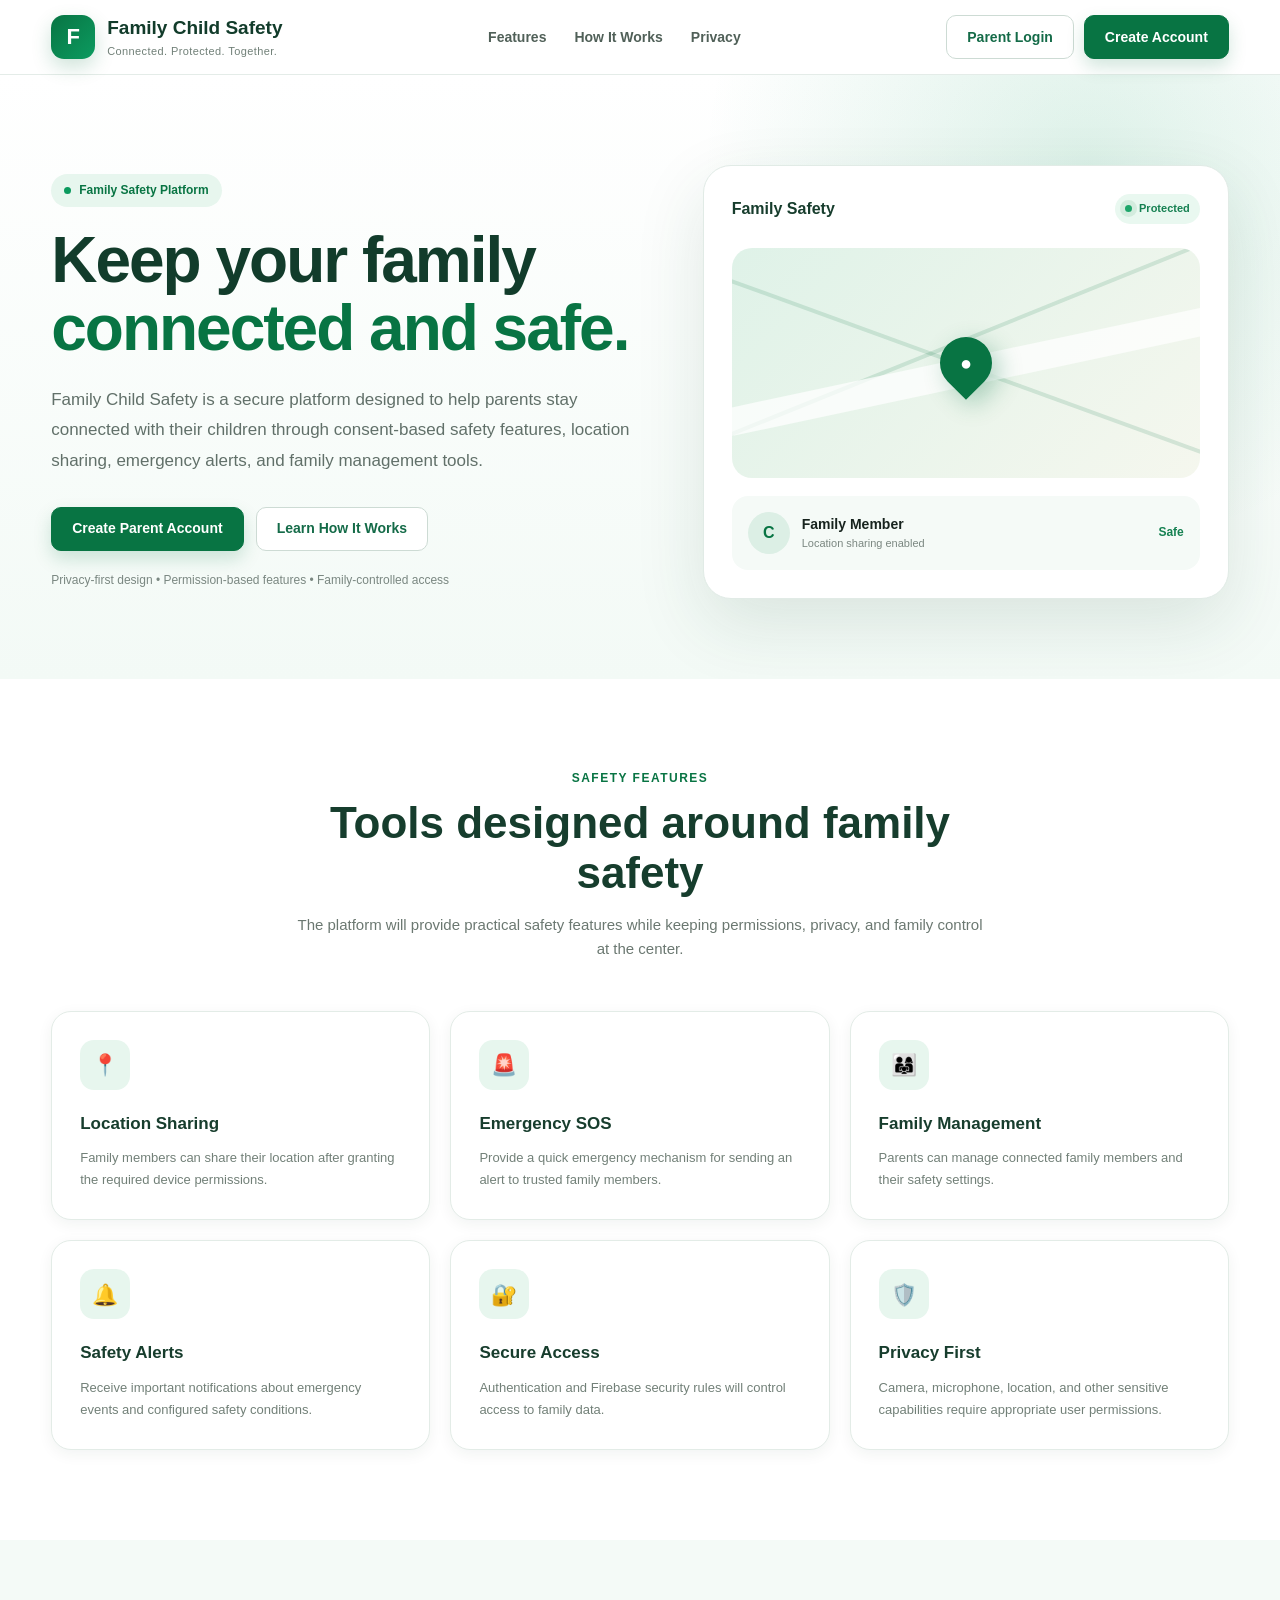
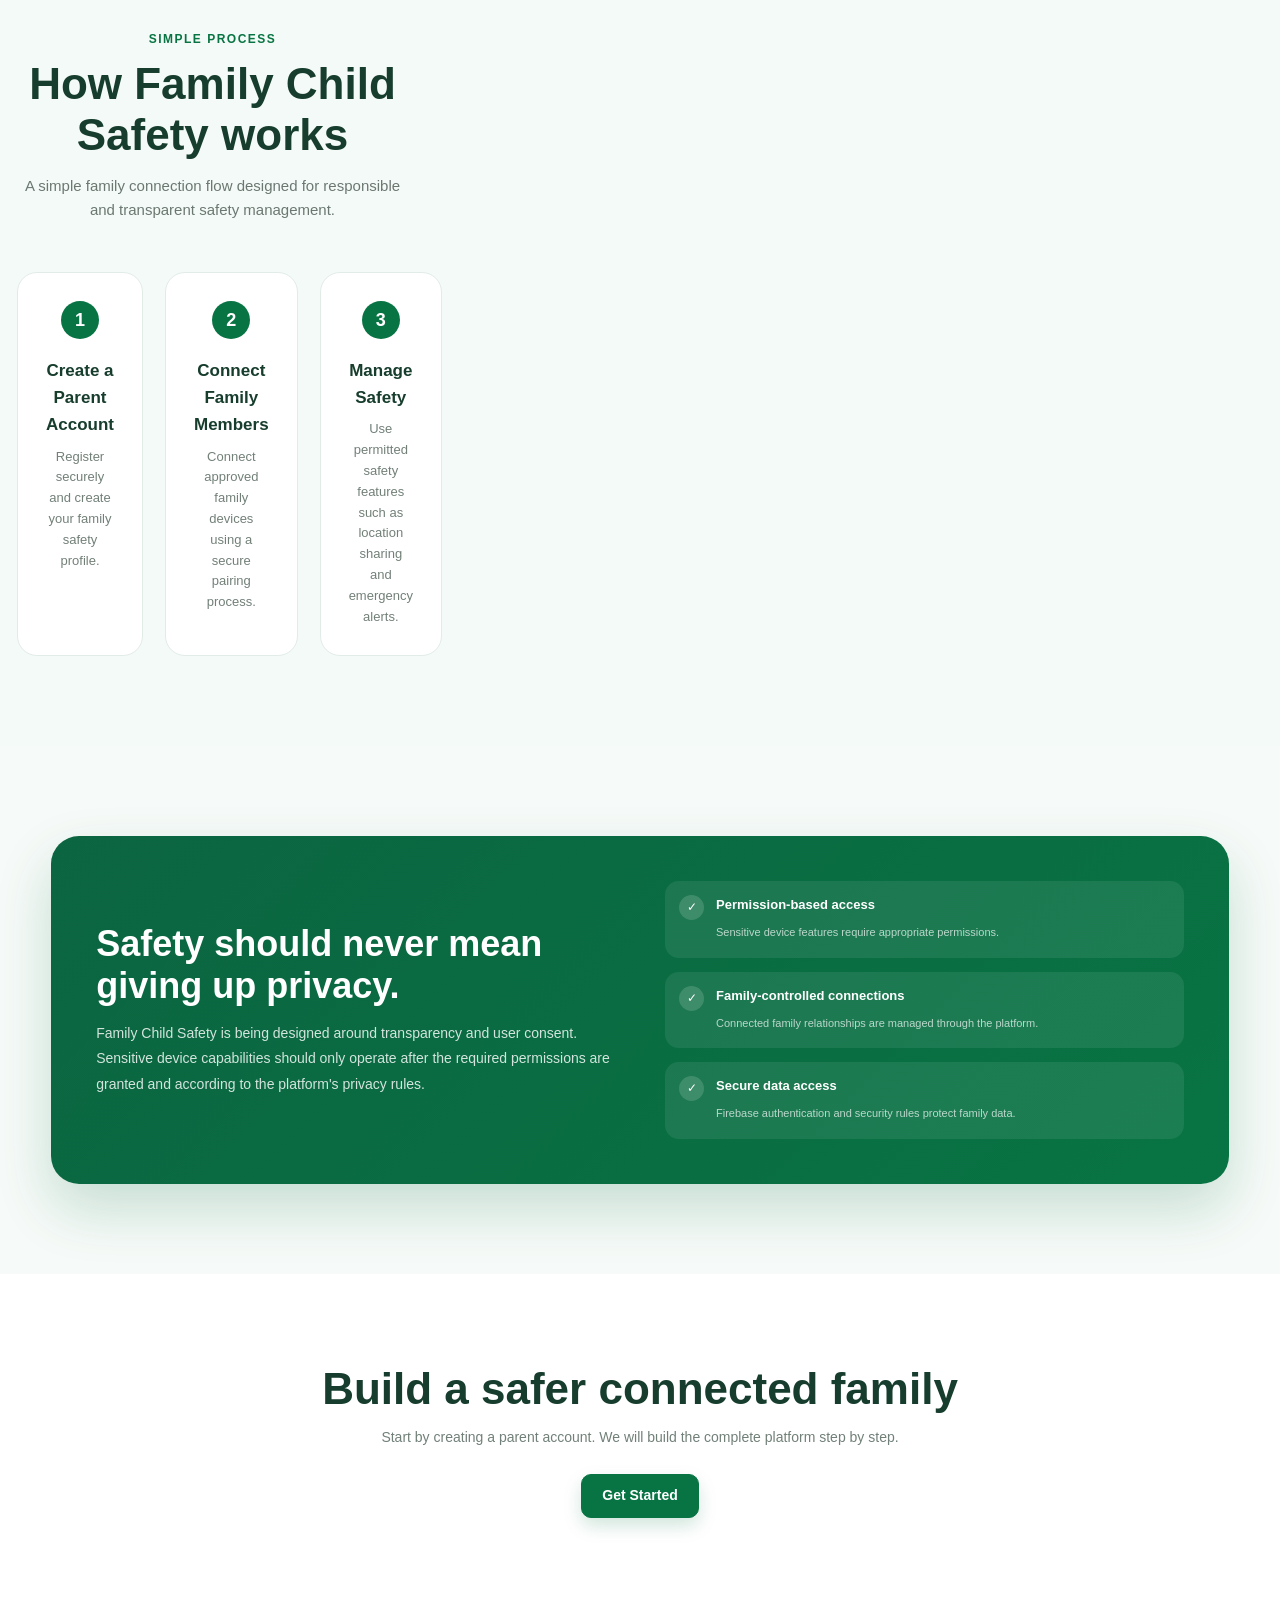
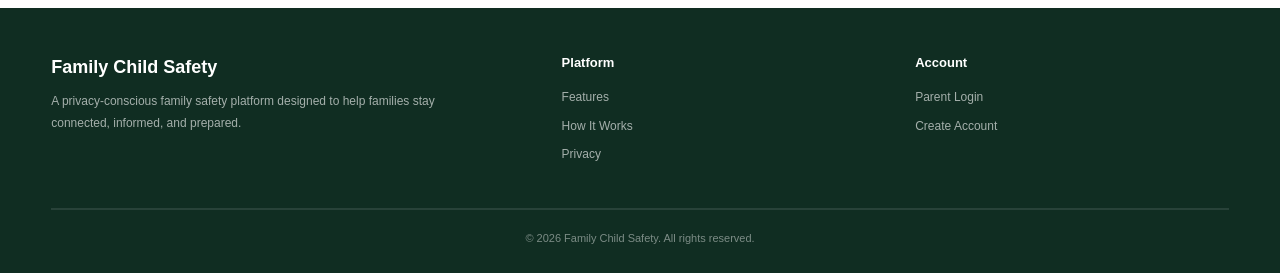
<file: index.html>
<!DOCTYPE html>
<html lang="en">
<head>
    <meta charset="UTF-8">

    <meta
        name="viewport"
        content="width=device-width, initial-scale=1.0"
    >

    <meta
        name="description"
        content="Family Child Safety - A secure family safety platform for connected families."
    >

    <meta
        name="theme-color"
        content="#0b6b45"
    >

    <title>Family Child Safety</title>
    <link rel="stylesheet" href="css/style.css">
    <style>
        * {
            margin: 0;
            padding: 0;
            box-sizing: border-box;
        }

        html {
            scroll-behavior: smooth;
        }

        body {
            font-family:
                Inter,
                -apple-system,
                BlinkMacSystemFont,
                "Segoe UI",
                Roboto,
                Arial,
                sans-serif;

            background: #f6faf8;
            color: #17231e;
            line-height: 1.6;
        }

        a {
            text-decoration: none;
            color: inherit;
        }

        .container {
            width: min(1180px, 92%);
            margin: auto;
        }

        /* =========================
           HEADER
        ========================== */

        header {
            position: sticky;
            top: 0;
            z-index: 1000;

            background: rgba(255, 255, 255, 0.96);
            backdrop-filter: blur(12px);

            border-bottom: 1px solid #e4ece8;
        }

        .navbar {
            min-height: 74px;

            display: flex;
            align-items: center;
            justify-content: space-between;
            gap: 30px;
        }

        .brand {
            display: flex;
            align-items: center;
            gap: 12px;
        }

        .brand-icon {
            width: 44px;
            height: 44px;

            display: flex;
            align-items: center;
            justify-content: center;

            border-radius: 13px;

            background: linear-gradient(
                135deg,
                #087443,
                #0c9b60
            );

            color: white;
            font-size: 22px;
            font-weight: 800;

            box-shadow:
                0 8px 20px rgba(8, 116, 67, 0.2);
        }

        .brand-text {
            font-size: 19px;
            font-weight: 800;
            color: #123c2b;
        }

        .brand-text span {
            display: block;
            font-size: 11px;
            font-weight: 500;
            color: #718078;
            letter-spacing: 0.4px;
        }

        nav {
            display: flex;
            align-items: center;
            gap: 28px;
        }

        nav a {
            font-size: 14px;
            font-weight: 600;
            color: #506058;

            transition: 0.25s ease;
        }

        nav a:hover {
            color: #087443;
        }

        .nav-buttons {
            display: flex;
            align-items: center;
            gap: 10px;
        }

        .btn {
            display: inline-flex;
            align-items: center;
            justify-content: center;

            min-height: 44px;
            padding: 0 20px;

            border-radius: 10px;

            font-size: 14px;
            font-weight: 700;

            cursor: pointer;

            transition:
                transform 0.2s ease,
                box-shadow 0.2s ease,
                background 0.2s ease;
        }

        .btn:hover {
            transform: translateY(-2px);
        }

        .btn-outline {
            border: 1px solid #cddbd4;
            background: white;
            color: #146b48;
        }

        .btn-primary {
            border: 1px solid #087443;
            background: #087443;
            color: white;

            box-shadow:
                0 8px 18px rgba(8, 116, 67, 0.18);
        }

        /* =========================
           HERO
        ========================== */

        .hero {
            padding: 90px 0 80px;

            background:
                radial-gradient(
                    circle at 85% 15%,
                    rgba(21, 160, 101, 0.14),
                    transparent 32%
                ),
                linear-gradient(
                    180deg,
                    #ffffff 0%,
                    #f3faf6 100%
                );
        }

        .hero-grid {
            display: grid;
            grid-template-columns:
                minmax(0, 1.05fr)
                minmax(360px, 0.95fr);

            gap: 70px;
            align-items: center;
        }

        .badge {
            display: inline-flex;
            align-items: center;
            gap: 8px;

            padding: 7px 13px;

            border-radius: 30px;

            background: #e7f6ee;
            color: #087443;

            font-size: 12px;
            font-weight: 800;

            margin-bottom: 20px;
        }

        .badge-dot {
            width: 7px;
            height: 7px;

            border-radius: 50%;
            background: #0b9a5e;
        }

        .hero h1 {
            max-width: 720px;

            font-size: clamp(40px, 5vw, 66px);
            line-height: 1.06;

            letter-spacing: -2px;

            color: #123c2b;

            margin-bottom: 22px;
        }

        .hero h1 span {
            color: #087443;
        }

        .hero-description {
            max-width: 650px;

            color: #617069;

            font-size: 17px;
            line-height: 1.8;

            margin-bottom: 30px;
        }

        .hero-actions {
            display: flex;
            flex-wrap: wrap;
            gap: 12px;
        }

        .hero-note {
            margin-top: 20px;

            font-size: 12px;
            color: #7a8781;
        }

        /* =========================
           SAFETY CARD
        ========================== */

        .safety-card {
            position: relative;

            padding: 28px;

            border-radius: 28px;

            background: white;

            border: 1px solid #e1ebe6;

            box-shadow:
                0 25px 70px rgba(23, 73, 53, 0.12);
        }

        .card-header {
            display: flex;
            align-items: center;
            justify-content: space-between;

            margin-bottom: 24px;
        }

        .card-title {
            font-weight: 800;
            color: #173d2d;
        }

        .status {
            display: inline-flex;
            align-items: center;
            gap: 7px;

            padding: 6px 10px;

            border-radius: 20px;

            background: #e9f8f0;
            color: #168152;

            font-size: 11px;
            font-weight: 800;
        }

        .status-dot {
            width: 7px;
            height: 7px;

            border-radius: 50%;
            background: #1da66a;
        }

        .map-preview {
            height: 230px;

            border-radius: 20px;

            position: relative;
            overflow: hidden;

            background:
                linear-gradient(
                    135deg,
                    #dff2e8,
                    #f5f7ee
                );
        }

        .map-line {
            position: absolute;

            width: 150%;
            height: 4px;

            background: rgba(8, 116, 67, 0.14);

            transform: rotate(-22deg);
        }

        .map-line.one {
            top: 35%;
            left: -20%;
        }

        .map-line.two {
            top: 62%;
            left: -10%;
            transform: rotate(20deg);
        }

        .map-road {
            position: absolute;

            width: 120%;
            height: 28px;

            background: rgba(255, 255, 255, 0.75);

            transform: rotate(-12deg);

            top: 48%;
            left: -10%;
        }

        .location-pin {
            position: absolute;

            left: 50%;
            top: 50%;

            transform:
                translate(-50%, -50%);

            width: 52px;
            height: 52px;

            display: flex;
            align-items: center;
            justify-content: center;

            border-radius: 50% 50% 50% 0;

            background: #087443;
            color: white;

            font-size: 20px;

            transform:
                translate(-50%, -50%)
                rotate(-45deg);

            box-shadow:
                0 10px 25px rgba(8, 116, 67, 0.3);
        }

        .location-pin span {
            transform: rotate(45deg);
        }

        .child-status {
            margin-top: 18px;

            padding: 16px;

            display: flex;
            align-items: center;
            justify-content: space-between;

            border-radius: 16px;

            background: #f5faf7;
        }

        .child-info {
            display: flex;
            align-items: center;
            gap: 12px;
        }

        .avatar {
            width: 42px;
            height: 42px;

            border-radius: 50%;

            display: flex;
            align-items: center;
            justify-content: center;

            background: #dcefe5;
            color: #087443;

            font-weight: 800;
        }

        .child-name {
            font-size: 14px;
            font-weight: 800;
        }

        .child-location {
            font-size: 11px;
            color: #7b8781;
        }

        .safe-text {
            color: #168152;
            font-size: 12px;
            font-weight: 800;
        }

        /* =========================
           SECTION
        ========================== */

        section {
            padding: 90px 0;
        }

        .section-heading {
            max-width: 700px;
            margin: 0 auto 50px;
            text-align: center;
        }

        .section-label {
            color: #087443;

            font-size: 12px;
            font-weight: 900;

            text-transform: uppercase;
            letter-spacing: 1.5px;

            margin-bottom: 10px;
        }

        .section-heading h2 {
            font-size: clamp(30px, 4vw, 44px);
            line-height: 1.15;

            color: #163d2d;

            margin-bottom: 14px;
        }

        .section-heading p {
            color: #6b7871;
            font-size: 15px;
        }

        /* =========================
           FEATURES
        ========================== */

        .features {
            background: white;
        }

        .feature-grid {
            display: grid;

            grid-template-columns:
                repeat(3, 1fr);

            gap: 20px;
        }

        .feature-card {
            padding: 28px;

            border: 1px solid #e3ece7;

            border-radius: 20px;

            background: white;

            transition:
                transform 0.25s ease,
                box-shadow 0.25s ease;
        }

        .feature-card:hover {
            transform: translateY(-5px);

            box-shadow:
                0 20px 45px rgba(28, 75, 56, 0.09);
        }

        .feature-icon {
            width: 50px;
            height: 50px;

            display: flex;
            align-items: center;
            justify-content: center;

            border-radius: 14px;

            background: #e7f6ee;

            color: #087443;

            font-size: 21px;

            margin-bottom: 20px;
        }

        .feature-card h3 {
            color: #173d2d;

            font-size: 17px;

            margin-bottom: 10px;
        }

        .feature-card p {
            color: #728078;

            font-size: 13px;
            line-height: 1.7;
        }

        /* =========================
           HOW IT WORKS
        ========================== */

        .steps {
            background: #f4faf7;
        }

        .step-grid {
            display: grid;

            grid-template-columns:
                repeat(3, 1fr);

            gap: 22px;
        }

        .step {
            position: relative;

            padding: 28px;

            background: white;

            border-radius: 20px;

            border: 1px solid #e2ece7;
        }

        .step-number {
            width: 38px;
            height: 38px;

            display: flex;
            align-items: center;
            justify-content: center;

            border-radius: 50%;

            background: #087443;
            color: white;

            font-weight: 900;

            margin-bottom: 18px;
        }

        .step h3 {
            color: #173d2d;
            font-size: 17px;
            margin-bottom: 8px;
        }

        .step p {
            color: #728078;
            font-size: 13px;
        }

        /* =========================
           PRIVACY
        ========================== */

        .privacy-box {
            display: grid;

            grid-template-columns:
                1fr 1fr;

            gap: 50px;

            align-items: center;

            padding: 45px;

            border-radius: 28px;

            background:
                linear-gradient(
                    135deg,
                    #0b6541,
                    #087443
                );

            color: white;

            box-shadow:
                0 25px 55px rgba(8, 116, 67, 0.2);
        }

        .privacy-box h2 {
            font-size: 36px;
            line-height: 1.15;

            margin-bottom: 15px;
        }

        .privacy-box p {
            color: rgba(255,255,255,0.82);

            font-size: 14px;
            line-height: 1.8;
        }

        .privacy-list {
            display: grid;
            gap: 14px;
        }

        .privacy-item {
            display: flex;
            align-items: flex-start;
            gap: 12px;

            padding: 14px;

            border-radius: 14px;

            background: rgba(255,255,255,0.08);
        }

        .privacy-check {
            width: 25px;
            height: 25px;

            flex-shrink: 0;

            display: flex;
            align-items: center;
            justify-content: center;

            border-radius: 50%;

            background: rgba(255,255,255,0.15);

            font-size: 12px;
        }

        .privacy-item strong {
            display: block;

            font-size: 13px;

            margin-bottom: 2px;
        }

        .privacy-item span {
            font-size: 11px;
            color: rgba(255,255,255,0.7);
        }

        /* =========================
           CTA
        ========================== */

        .cta {
            text-align: center;
            background: white;
        }

        .cta h2 {
            color: #163d2d;

            font-size: clamp(30px, 4vw, 44px);

            margin-bottom: 12px;
        }

        .cta p {
            max-width: 600px;

            margin: 0 auto 25px;

            color: #718078;

            font-size: 14px;
        }

        /* =========================
           FOOTER
        ========================== */

        footer {
            background: #102d22;
            color: white;

            padding: 45px 0 25px;
        }

        .footer-grid {
            display: grid;

            grid-template-columns:
                1.5fr 1fr 1fr;

            gap: 40px;

            padding-bottom: 35px;
        }

        .footer-brand {
            font-size: 18px;
            font-weight: 800;

            margin-bottom: 10px;
        }

        .footer-description {
            max-width: 420px;

            color: rgba(255,255,255,0.62);

            font-size: 12px;
            line-height: 1.8;
        }

        .footer-column h4 {
            font-size: 13px;
            margin-bottom: 15px;
        }

        .footer-column a {
            display: block;

            color: rgba(255,255,255,0.62);

            font-size: 12px;

            margin-bottom: 9px;

            transition: 0.2s;
        }

        .footer-column a:hover {
            color: white;
        }

        .copyright {
            padding-top: 20px;

            border-top: 1px solid rgba(255,255,255,0.1);

            color: rgba(255,255,255,0.45);

            font-size: 11px;

            text-align: center;
        }

        /* =========================
           RESPONSIVE
        ========================== */

        @media (max-width: 900px) {

            nav {
                display: none;
            }

            .hero-grid {
                grid-template-columns: 1fr;

                gap: 45px;
            }

            .feature-grid,
            .step-grid {
                grid-template-columns: 1fr 1fr;
            }

            .privacy-box {
                grid-template-columns: 1fr;
            }

            .footer-grid {
                grid-template-columns: 1fr 1fr;
            }
        }

        @media (max-width: 600px) {

            .navbar {
                min-height: 66px;
            }

            .brand-text {
                font-size: 16px;
            }

            .brand-icon {
                width: 40px;
                height: 40px;
            }

            .nav-buttons .btn-outline {
                display: none;
            }

            .nav-buttons .btn-primary {
                min-height: 40px;
                padding: 0 13px;
                font-size: 12px;
            }

            .hero {
                padding: 65px 0;
            }

            .hero h1 {
                font-size: 42px;
                letter-spacing: -1.5px;
            }

            .hero-description {
                font-size: 15px;
            }

            section {
                padding: 65px 0;
            }

            .feature-grid,
            .step-grid {
                grid-template-columns: 1fr;
            }

            .privacy-box {
                padding: 28px;
            }

            .privacy-box h2 {
                font-size: 30px;
            }

            .footer-grid {
                grid-template-columns: 1fr;
            }

            .safety-card {
                padding: 20px;
            }
        }
    </style>
</head>

<body>

    <!-- =========================
         HEADER
    ========================== -->

    <header>

        <div class="container navbar">

            <a href="index.html" class="brand">

                <div class="brand-icon">
                    F
                </div>

                <div class="brand-text">
                    Family Child Safety
                    <span>
                        Connected. Protected. Together.
                    </span>
                </div>

            </a>

            <nav>

                <a href="#features">
                    Features
                </a>

                <a href="#how-it-works">
                    How It Works
                </a>

                <a href="#privacy">
                    Privacy
                </a>

            </nav>

            <div class="nav-buttons">

                <a
                    href="parent/login.html"
                    class="btn btn-outline"
                >
                    Parent Login
                </a>

                <a
                    href="parent/register.html"
                    class="btn btn-primary"
                >
                    Create Account
                </a>

            </div>

        </div>

    </header>


    <!-- =========================
         HERO
    ========================== -->

    <main>

        <section class="hero">

            <div class="container hero-grid">

                <div>

                    <div class="badge">
                        <span class="badge-dot"></span>
                        Family Safety Platform
                    </div>

                    <h1>
                        Keep your family
                        <span>connected and safe.</span>
                    </h1>

                    <p class="hero-description">
                        Family Child Safety is a secure platform
                        designed to help parents stay connected with
                        their children through consent-based safety
                        features, location sharing, emergency alerts,
                        and family management tools.
                    </p>

                    <div class="hero-actions">

                        <a
                            href="parent/register.html"
                            class="btn btn-primary"
                        >
                            Create Parent Account
                        </a>

                        <a
                            href="#how-it-works"
                            class="btn btn-outline"
                        >
                            Learn How It Works
                        </a>

                    </div>

                    <p class="hero-note">
                        Privacy-first design • Permission-based features
                        • Family-controlled access
                    </p>

                </div>


                <!-- Safety Preview -->

                <div class="safety-card">

                    <div class="card-header">

                        <div class="card-title">
                            Family Safety
                        </div>

                        <div class="status">
                            <span class="status-dot"></span>
                            Protected
                        </div>

                    </div>


                    <div class="map-preview">

                        <div class="map-line one"></div>
                        <div class="map-line two"></div>
                        <div class="map-road"></div>

                        <div class="location-pin">
                            <span>●</span>
                        </div>

                    </div>


                    <div class="child-status">

                        <div class="child-info">

                            <div class="avatar">
                                C
                            </div>

                            <div>

                                <div class="child-name">
                                    Family Member
                                </div>

                                <div class="child-location">
                                    Location sharing enabled
                                </div>

                            </div>

                        </div>

                        <div class="safe-text">
                            Safe
                        </div>

                    </div>

                </div>

            </div>

        </section>


        <!-- =========================
             FEATURES
        ========================== -->

        <section
            id="features"
            class="features"
        >

            <div class="container">

                <div class="section-heading">

                    <div class="section-label">
                        Safety Features
                    </div>

                    <h2>
                        Tools designed around family safety
                    </h2>

                    <p>
                        The platform will provide practical safety
                        features while keeping permissions,
                        privacy, and family control at the center.
                    </p>

                </div>


                <div class="feature-grid">

                    <div class="feature-card">

                        <div class="feature-icon">
                            📍
                        </div>

                        <h3>
                            Location Sharing
                        </h3>

                        <p>
                            Family members can share their location
                            after granting the required device
                            permissions.
                        </p>

                    </div>


                    <div class="feature-card">

                        <div class="feature-icon">
                            🚨
                        </div>

                        <h3>
                            Emergency SOS
                        </h3>

                        <p>
                            Provide a quick emergency mechanism for
                            sending an alert to trusted family members.
                        </p>

                    </div>


                    <div class="feature-card">

                        <div class="feature-icon">
                            👨‍👩‍👧
                        </div>

                        <h3>
                            Family Management
                        </h3>

                        <p>
                            Parents can manage connected family
                            members and their safety settings.
                        </p>

                    </div>


                    <div class="feature-card">

                        <div class="feature-icon">
                            🔔
                        </div>

                        <h3>
                            Safety Alerts
                        </h3>

                        <p>
                            Receive important notifications about
                            emergency events and configured safety
                            conditions.
                        </p>

                    </div>


                    <div class="feature-card">

                        <div class="feature-icon">
                            🔐
                        </div>

                        <h3>
                            Secure Access
                        </h3>

                        <p>
                            Authentication and Firebase security rules
                            will control access to family data.
                        </p>

                    </div>


                    <div class="feature-card">

                        <div class="feature-icon">
                            🛡️
                        </div>

                        <h3>
                            Privacy First
                        </h3>

                        <p>
                            Camera, microphone, location, and other
                            sensitive capabilities require appropriate
                            user permissions.
                        </p>

                    </div>

                </div>

            </div>

        </section>


        <!-- =========================
             HOW IT WORKS
        ========================== -->

        <section
            id="how-it-works"
            class="steps"
        >

            <div class="container">

                <div class="section-heading">

                    <div class="section-label">
                        Simple Process
                    </div>

                    <h2>
                        How Family Child Safety works
                    </h2>

                    <p>
                        A simple family connection flow designed for
                        responsible and transparent safety management.
                    </p>

                </div>


                <div class="step-grid">

                    <div class="step">

                        <div class="step-number">
                            1
                        </div>

                        <h3>
                            Create a Parent Account
                        </h3>

                        <p>
                            Register securely and create your family
                            safety profile.
                        </p>

                    </div>


                    <div class="step">

                        <div class="step-number">
                            2
                        </div>

                        <h3>
                            Connect Family Members
                        </h3>

                        <p>
                            Connect approved family devices using a
                            secure pairing process.
                        </p>

                    </div>


                    <div class="step">

                        <div class="step-number">
                            3
                        </div>

                        <h3>
                            Manage Safety
                        </h3>

                        <p>
                            Use permitted safety features such as
                            location sharing and emergency alerts.
                        </p>

                    </div>

                </div>

            </div>

        </section>


        <!-- =========================
             PRIVACY
        ========================== -->

        <section id="privacy">

            <div class="container">

                <div class="privacy-box">

                    <div>

                        <h2>
                            Safety should never mean
                            giving up privacy.
                        </h2>

                        <p>
                            Family Child Safety is being designed
                            around transparency and user consent.
                            Sensitive device capabilities should only
                            operate after the required permissions are
                            granted and according to the platform's
                            privacy rules.
                        </p>

                    </div>


                    <div class="privacy-list">

                        <div class="privacy-item">

                            <div class="privacy-check">
                                ✓
                            </div>

                            <div>

                                <strong>
                                    Permission-based access
                                </strong>

                                <span>
                                    Sensitive device features require
                                    appropriate permissions.
                                </span>

                            </div>

                        </div>


                        <div class="privacy-item">

                            <div class="privacy-check">
                                ✓
                            </div>

                            <div>

                                <strong>
                                    Family-controlled connections
                                </strong>

                                <span>
                                    Connected family relationships are
                                    managed through the platform.
                                </span>

                            </div>

                        </div>


                        <div class="privacy-item">

                            <div class="privacy-check">
                                ✓
                            </div>

                            <div>

                                <strong>
                                    Secure data access
                                </strong>

                                <span>
                                    Firebase authentication and
                                    security rules protect family data.
                                </span>

                            </div>

                        </div>

                    </div>

                </div>

            </div>

        </section>


        <!-- =========================
             CTA
        ========================== -->

        <section class="cta">

            <div class="container">

                <h2>
                    Build a safer connected family
                </h2>

                <p>
                    Start by creating a parent account. We will build
                    the complete platform step by step.
                </p>

                <a
                    href="parent/register.html"
                    class="btn btn-primary"
                >
                    Get Started
                </a>

            </div>

        </section>

    </main>


    <!-- =========================
         FOOTER
    ========================== -->

    <footer>

        <div class="container">

            <div class="footer-grid">

                <div>

                    <div class="footer-brand">
                        Family Child Safety
                    </div>

                    <p class="footer-description">
                        A privacy-conscious family safety platform
                        designed to help families stay connected,
                        informed, and prepared.
                    </p>

                </div>


                <div class="footer-column">

                    <h4>
                        Platform
                    </h4>

                    <a href="#features">
                        Features
                    </a>

                    <a href="#how-it-works">
                        How It Works
                    </a>

                    <a href="#privacy">
                        Privacy
                    </a>

                </div>


                <div class="footer-column">

                    <h4>
                        Account
                    </h4>

                    <a href="parent/login.html">
                        Parent Login
                    </a>

                    <a href="parent/register.html">
                        Create Account
                    </a>

                </div>

            </div>


            <div class="copyright">

                © 2026 Family Child Safety.
                All rights reserved.

            </div>

        </div>

    </footer>

</body>
</html>
</file>
<file: css/style.css>
/* =========================================================
   FAMILY CHILD SAFETY
   Main Website Stylesheet
   ========================================================= */

/* ---------- RESET ---------- */

* {
    margin: 0;
    padding: 0;
    box-sizing: border-box;
}

html {
    scroll-behavior: smooth;
}

body {
    font-family:
        Inter,
        system-ui,
        -apple-system,
        BlinkMacSystemFont,
        "Segoe UI",
        sans-serif;
    color: #17221b;
    background: #ffffff;
    line-height: 1.6;
    overflow-x: hidden;
}

img {
    max-width: 100%;
    display: block;
}

a {
    color: inherit;
    text-decoration: none;
}

button,
input,
select,
textarea {
    font: inherit;
}


/* ---------- VARIABLES ---------- */

:root {
    --primary: #16803c;
    --primary-dark: #0d632c;
    --primary-light: #eaf8ef;

    --secondary: #0f6b3c;

    --text: #17221b;
    --text-light: #617067;

    --white: #ffffff;
    --black: #000000;

    --bg: #f7faf8;
    --bg-soft: #f1f7f3;

    --border: #dce7df;

    --danger: #dc3545;
    --warning: #f59e0b;
    --success: #16803c;

    --shadow-sm:
        0 4px 15px rgba(16, 45, 27, 0.06);

    --shadow:
        0 12px 35px rgba(16, 45, 27, 0.10);

    --shadow-lg:
        0 25px 60px rgba(16, 45, 27, 0.14);

    --radius-sm: 8px;
    --radius: 14px;
    --radius-lg: 22px;

    --container: 1180px;
}


/* ---------- COMMON ---------- */

.container {
    width: min(92%, var(--container));
    margin: 0 auto;
}

.section {
    padding: 90px 0;
}

.section-header {
    max-width: 700px;
    margin: 0 auto 55px;
    text-align: center;
}

.section-header h2 {
    font-size: clamp(30px, 4vw, 44px);
    line-height: 1.2;
    margin-bottom: 15px;
    color: var(--text);
}

.section-header p {
    color: var(--text-light);
    font-size: 17px;
}


/* ---------- HEADER ---------- */

.site-header {
    position: sticky;
    top: 0;
    z-index: 1000;

    width: 100%;

    background: rgba(255, 255, 255, 0.94);
    backdrop-filter: blur(14px);

    border-bottom: 1px solid rgba(220, 231, 223, 0.8);
}

.navbar {
    min-height: 76px;

    display: flex;
    align-items: center;
    justify-content: space-between;

    gap: 25px;
}

.logo {
    display: flex;
    align-items: center;
    gap: 12px;

    font-weight: 800;
    font-size: 20px;
    color: var(--primary-dark);
}

.logo-icon {
    width: 42px;
    height: 42px;

    display: grid;
    place-items: center;

    border-radius: 12px;

    color: var(--white);
    background: linear-gradient(
        135deg,
        var(--primary),
        var(--secondary)
    );

    font-size: 20px;
}

.nav-links {
    display: flex;
    align-items: center;
    gap: 28px;

    list-style: none;
}

.nav-links a {
    color: #34453a;
    font-size: 15px;
    font-weight: 600;

    transition:
        color 0.25s ease,
        transform 0.25s ease;
}

.nav-links a:hover {
    color: var(--primary);
}

.nav-actions {
    display: flex;
    align-items: center;
    gap: 10px;
}


/* ---------- BUTTONS ---------- */

.btn {
    display: inline-flex;
    align-items: center;
    justify-content: center;

    min-height: 46px;
    padding: 0 20px;

    border: 0;
    border-radius: 10px;

    font-size: 15px;
    font-weight: 700;

    cursor: pointer;

    transition:
        transform 0.25s ease,
        box-shadow 0.25s ease,
        background 0.25s ease;
}

.btn:hover {
    transform: translateY(-2px);
}

.btn-primary {
    color: var(--white);
    background: linear-gradient(
        135deg,
        var(--primary),
        var(--primary-dark)
    );

    box-shadow: 0 8px 20px rgba(22, 128, 60, 0.22);
}

.btn-primary:hover {
    box-shadow: 0 12px 28px rgba(22, 128, 60, 0.30);
}

.btn-outline {
    color: var(--primary-dark);
    background: var(--white);
    border: 1px solid var(--border);
}

.btn-outline:hover {
    border-color: var(--primary);
    background: var(--primary-light);
}

.btn-light {
    color: var(--primary-dark);
    background: var(--white);
}

.btn-block {
    width: 100%;
}


/* ---------- HERO ---------- */

.hero {
    position: relative;
    overflow: hidden;

    padding: 105px 0 95px;

    background:
        radial-gradient(
            circle at 85% 15%,
            rgba(22, 128, 60, 0.13),
            transparent 32%
        ),
        linear-gradient(
            180deg,
            #f7fcf8 0%,
            #ffffff 100%
        );
}

.hero-content {
    display: grid;
    grid-template-columns: 1.05fr 0.95fr;

    align-items: center;

    gap: 70px;
}

.hero-badge {
    display: inline-flex;
    align-items: center;
    gap: 8px;

    padding: 7px 13px;

    margin-bottom: 20px;

    border: 1px solid #cde7d5;
    border-radius: 100px;

    color: var(--primary-dark);
    background: var(--primary-light);

    font-size: 13px;
    font-weight: 700;
}

.hero h1 {
    max-width: 720px;

    font-size: clamp(42px, 6vw, 70px);
    line-height: 1.05;

    letter-spacing: -2px;

    color: #122017;

    margin-bottom: 24px;
}

.hero h1 span {
    color: var(--primary);
}

.hero-text {
    max-width: 620px;

    color: var(--text-light);

    font-size: 18px;

    margin-bottom: 30px;
}

.hero-actions {
    display: flex;
    align-items: center;
    flex-wrap: wrap;

    gap: 12px;
}

.hero-visual {
    position: relative;
}

.hero-card {
    position: relative;

    padding: 28px;

    border: 1px solid rgba(255, 255, 255, 0.8);
    border-radius: 26px;

    background: rgba(255, 255, 255, 0.8);

    box-shadow: var(--shadow-lg);

    backdrop-filter: blur(12px);
}

.hero-card-main {
    min-height: 390px;

    display: flex;
    flex-direction: column;
    justify-content: space-between;
}

.hero-card-header {
    display: flex;
    align-items: center;
    justify-content: space-between;

    margin-bottom: 25px;
}

.status {
    display: inline-flex;
    align-items: center;
    gap: 7px;

    color: var(--success);

    font-size: 13px;
    font-weight: 700;
}

.status-dot {
    width: 9px;
    height: 9px;

    border-radius: 50%;

    background: var(--success);

    box-shadow: 0 0 0 5px rgba(22, 128, 60, 0.10);
}


/* ---------- SAFETY PREVIEW ---------- */

.safety-preview {
    padding: 24px;

    border-radius: 18px;

    background: var(--bg-soft);
}

.safety-row {
    display: flex;
    align-items: center;
    justify-content: space-between;

    padding: 14px 0;

    border-bottom: 1px solid var(--border);
}

.safety-row:last-child {
    border-bottom: none;
}

.safety-person {
    display: flex;
    align-items: center;
    gap: 12px;
}

.avatar {
    width: 42px;
    height: 42px;

    display: grid;
    place-items: center;

    border-radius: 50%;

    color: var(--primary-dark);
    background: #dff3e5;

    font-weight: 800;
}

.person-name {
    font-weight: 700;
}

.person-meta {
    color: var(--text-light);
    font-size: 12px;
}

.location-status {
    color: var(--success);
    font-size: 12px;
    font-weight: 700;
}


/* ---------- FEATURES ---------- */

.features {
    background: var(--white);
}

.feature-grid {
    display: grid;
    grid-template-columns: repeat(3, 1fr);

    gap: 22px;
}

.feature-card {
    padding: 30px;

    border: 1px solid var(--border);
    border-radius: var(--radius-lg);

    background: var(--white);

    box-shadow: var(--shadow-sm);

    transition:
        transform 0.3s ease,
        box-shadow 0.3s ease,
        border-color 0.3s ease;
}

.feature-card:hover {
    transform: translateY(-7px);

    border-color: #c5dfcc;

    box-shadow: var(--shadow);
}

.feature-icon {
    width: 55px;
    height: 55px;

    display: grid;
    place-items: center;

    margin-bottom: 22px;

    border-radius: 15px;

    color: var(--primary-dark);
    background: var(--primary-light);

    font-size: 24px;
}

.feature-card h3 {
    margin-bottom: 10px;

    font-size: 20px;
}

.feature-card p {
    color: var(--text-light);
    font-size: 15px;
}


/* ---------- HOW IT WORKS ---------- */

.how-it-works {
    background: var(--bg);
}

.steps {
    display: grid;
    grid-template-columns: repeat(3, 1fr);

    gap: 30px;
}

.step {
    position: relative;

    text-align: center;

    padding: 30px;
}

.step-number {
    width: 58px;
    height: 58px;

    display: grid;
    place-items: center;

    margin: 0 auto 20px;

    border-radius: 50%;

    color: var(--white);
    background: var(--primary);

    font-weight: 800;
    font-size: 18px;
}

.step h3 {
    margin-bottom: 10px;
}

.step p {
    color: var(--text-light);
    font-size: 15px;
}


/* ---------- PRIVACY ---------- */

.privacy-section {
    background: var(--white);
}

.privacy-box {
    display: grid;
    grid-template-columns: 0.9fr 1.1fr;

    gap: 50px;

    align-items: center;

    padding: 55px;

    border-radius: 28px;

    background:
        linear-gradient(
            135deg,
            #edf9f0,
            #f9fcfa
        );
}

.privacy-box h2 {
    font-size: clamp(30px, 4vw, 44px);
    line-height: 1.15;

    margin-bottom: 16px;
}

.privacy-box p {
    color: var(--text-light);
}

.privacy-list {
    display: grid;
    gap: 15px;

    list-style: none;
}

.privacy-list li {
    display: flex;
    align-items: flex-start;
    gap: 12px;

    color: #34453a;

    font-size: 15px;
}

.check {
    flex: 0 0 auto;

    width: 24px;
    height: 24px;

    display: grid;
    place-items: center;

    border-radius: 50%;

    color: var(--primary-dark);
    background: #d9f0df;

    font-size: 12px;
    font-weight: 900;
}


/* ---------- CTA ---------- */

.cta {
    padding: 90px 0;

    color: var(--white);

    background:
        radial-gradient(
            circle at 20% 20%,
            rgba(255,255,255,0.12),
            transparent 25%
        ),
        linear-gradient(
            135deg,
            #116e34,
            #094c25
        );
}

.cta-content {
    max-width: 760px;

    margin: auto;

    text-align: center;
}

.cta h2 {
    font-size: clamp(32px, 5vw, 52px);
    line-height: 1.15;

    margin-bottom: 16px;
}

.cta p {
    max-width: 620px;

    margin: 0 auto 28px;

    color: rgba(255,255,255,0.82);
}


/* ---------- FOOTER ---------- */

.footer {
    padding: 55px 0 25px;

    color: #cbd8cf;

    background: #102118;
}

.footer-grid {
    display: grid;
    grid-template-columns: 1.4fr 1fr 1fr;

    gap: 50px;

    padding-bottom: 40px;

    border-bottom: 1px solid rgba(255,255,255,0.10);
}

.footer-brand {
    max-width: 360px;
}

.footer-brand .logo {
    color: var(--white);
    margin-bottom: 15px;
}

.footer-brand p {
    color: #9eafa4;
    font-size: 14px;
}

.footer h4 {
    margin-bottom: 16px;

    color: var(--white);
}

.footer-links {
    display: grid;
    gap: 10px;

    list-style: none;
}

.footer-links a {
    color: #9eafa4;

    font-size: 14px;

    transition: color 0.2s ease;
}

.footer-links a:hover {
    color: var(--white);
}

.footer-bottom {
    display: flex;
    align-items: center;
    justify-content: space-between;

    gap: 20px;

    padding-top: 22px;

    color: #83958a;

    font-size: 13px;
}


/* ---------- AUTH PAGES ---------- */

.auth-page {
    min-height: 100vh;

    display: flex;
    align-items: center;
    justify-content: center;

    padding: 30px;

    background:
        radial-gradient(
            circle at 10% 10%,
            rgba(22, 128, 60, 0.10),
            transparent 30%
        ),
        linear-gradient(
            135deg,
            #f4faf6,
            #ffffff
        );
}

.auth-container {
    width: 100%;
    max-width: 460px;
}

.auth-card {
    padding: 38px;

    border: 1px solid var(--border);
    border-radius: 24px;

    background: var(--white);

    box-shadow: var(--shadow-lg);
}

.auth-header {
    text-align: center;

    margin-bottom: 30px;
}

.auth-logo {
    width: 58px;
    height: 58px;

    display: grid;
    place-items: center;

    margin: 0 auto 16px;

    border-radius: 17px;

    color: var(--white);
    background: linear-gradient(
        135deg,
        var(--primary),
        var(--primary-dark)
    );

    font-size: 24px;
    font-weight: 800;
}

.auth-header h1 {
    margin-bottom: 8px;

    font-size: 28px;
}

.auth-header p {
    color: var(--text-light);
    font-size: 14px;
}


/* ---------- FORMS ---------- */

.form-group {
    margin-bottom: 18px;
}

.form-label {
    display: block;

    margin-bottom: 7px;

    color: #26372d;

    font-size: 14px;
    font-weight: 700;
}

.form-input {
    width: 100%;
    height: 48px;

    padding: 0 14px;

    border: 1px solid #d4e0d8;
    border-radius: 10px;

    outline: none;

    color: var(--text);
    background: var(--white);

    transition:
        border-color 0.2s ease,
        box-shadow 0.2s ease;
}

.form-input:focus {
    border-color: var(--primary);

    box-shadow:
        0 0 0 4px rgba(22, 128, 60, 0.10);
}

.form-input::placeholder {
    color: #9aa8a0;
}

.form-help {
    margin-top: 6px;

    color: var(--text-light);

    font-size: 12px;
}

.form-row {
    display: grid;
    grid-template-columns: 1fr 1fr;

    gap: 14px;
}

.password-wrapper {
    position: relative;
}

.password-toggle {
    position: absolute;

    top: 50%;
    right: 12px;

    transform: translateY(-50%);

    border: 0;

    color: var(--text-light);
    background: transparent;

    cursor: pointer;
}


/* ---------- ALERT ---------- */

.alert {
    padding: 13px 15px;

    margin-bottom: 18px;

    border-radius: 10px;

    font-size: 14px;
}

.alert-success {
    color: #14652e;
    background: #e9f8ed;
    border: 1px solid #c9ead2;
}

.alert-error {
    color: #9f202b;
    background: #fff0f1;
    border: 1px solid #f4c7cb;
}


/* ---------- DASHBOARD ---------- */

.dashboard-layout {
    min-height: 100vh;

    background: var(--bg);
}

.dashboard-sidebar {
    position: fixed;

    left: 0;
    top: 0;

    width: 260px;
    height: 100vh;

    padding: 25px 18px;

    color: var(--white);

    background: #10291c;

    overflow-y: auto;
}

.dashboard-main {
    margin-left: 260px;

    min-height: 100vh;

    padding: 30px;
}

.dashboard-topbar {
    display: flex;
    align-items: center;
    justify-content: space-between;

    gap: 20px;

    margin-bottom: 30px;
}

.dashboard-title h1 {
    font-size: 30px;
}

.dashboard-title p {
    color: var(--text-light);
    font-size: 14px;
}

.stats-grid {
    display: grid;
    grid-template-columns: repeat(4, 1fr);

    gap: 18px;

    margin-bottom: 28px;
}

.stat-card {
    padding: 22px;

    border: 1px solid var(--border);
    border-radius: 16px;

    background: var(--white);

    box-shadow: var(--shadow-sm);
}

.stat-label {
    color: var(--text-light);
    font-size: 13px;
}

.stat-value {
    margin-top: 5px;

    font-size: 30px;
    font-weight: 800;

    color: var(--text);
}


/* ---------- RESPONSIVE ---------- */

@media (max-width: 1000px) {

    .nav-links {
        display: none;
    }

    .hero-content {
        grid-template-columns: 1fr;

        gap: 45px;
    }

    .hero {
        padding: 80px 0;
    }

    .feature-grid {
        grid-template-columns: repeat(2, 1fr);
    }

    .steps {
        grid-template-columns: 1fr;
    }

    .privacy-box {
        grid-template-columns: 1fr;

        padding: 40px;
    }

    .stats-grid {
        grid-template-columns: repeat(2, 1fr);
    }
}


@media (max-width: 700px) {

    .section {
        padding: 65px 0;
    }

    .navbar {
        min-height: 68px;
    }

    .logo {
        font-size: 17px;
    }

    .logo-icon {
        width: 38px;
        height: 38px;
    }

    .nav-actions .btn-outline {
        display: none;
    }

    .hero {
        padding: 65px 0;
    }

    .hero h1 {
        font-size: 42px;
        letter-spacing: -1.2px;
    }

    .hero-text {
        font-size: 16px;
    }

    .hero-actions {
        flex-direction: column;
        align-items: stretch;
    }

    .hero-actions .btn {
        width: 100%;
    }

    .hero-card {
        padding: 20px;
    }

    .feature-grid {
        grid-template-columns: 1fr;
    }

    .privacy-box {
        padding: 30px 22px;
        border-radius: 20px;
    }

    .footer-grid {
        grid-template-columns: 1fr;

        gap: 30px;
    }

    .footer-bottom {
        flex-direction: column;
        align-items: flex-start;
    }

    .auth-page {
        padding: 18px;
    }

    .auth-card {
        padding: 25px 20px;
    }

    .form-row {
        grid-template-columns: 1fr;
    }

    .dashboard-sidebar {
        position: static;

        width: 100%;
        height: auto;
    }

    .dashboard-main {
        margin-left: 0;

        padding: 20px;
    }

    .stats-grid {
        grid-template-columns: 1fr;
    }

    .dashboard-topbar {
        flex-direction: column;
        align-items: flex-start;
    }
}


/* ---------- ACCESSIBILITY ---------- */

:focus-visible {
    outline: 3px solid rgba(22, 128, 60, 0.35);
    outline-offset: 3px;
}


/* ---------- REDUCED MOTION ---------- */

@media (prefers-reduced-motion: reduce) {

    *,
    *::before,
    *::after {
        scroll-behavior: auto !important;
        transition: none !important;
        animation: none !important;
    }
}
</file>
